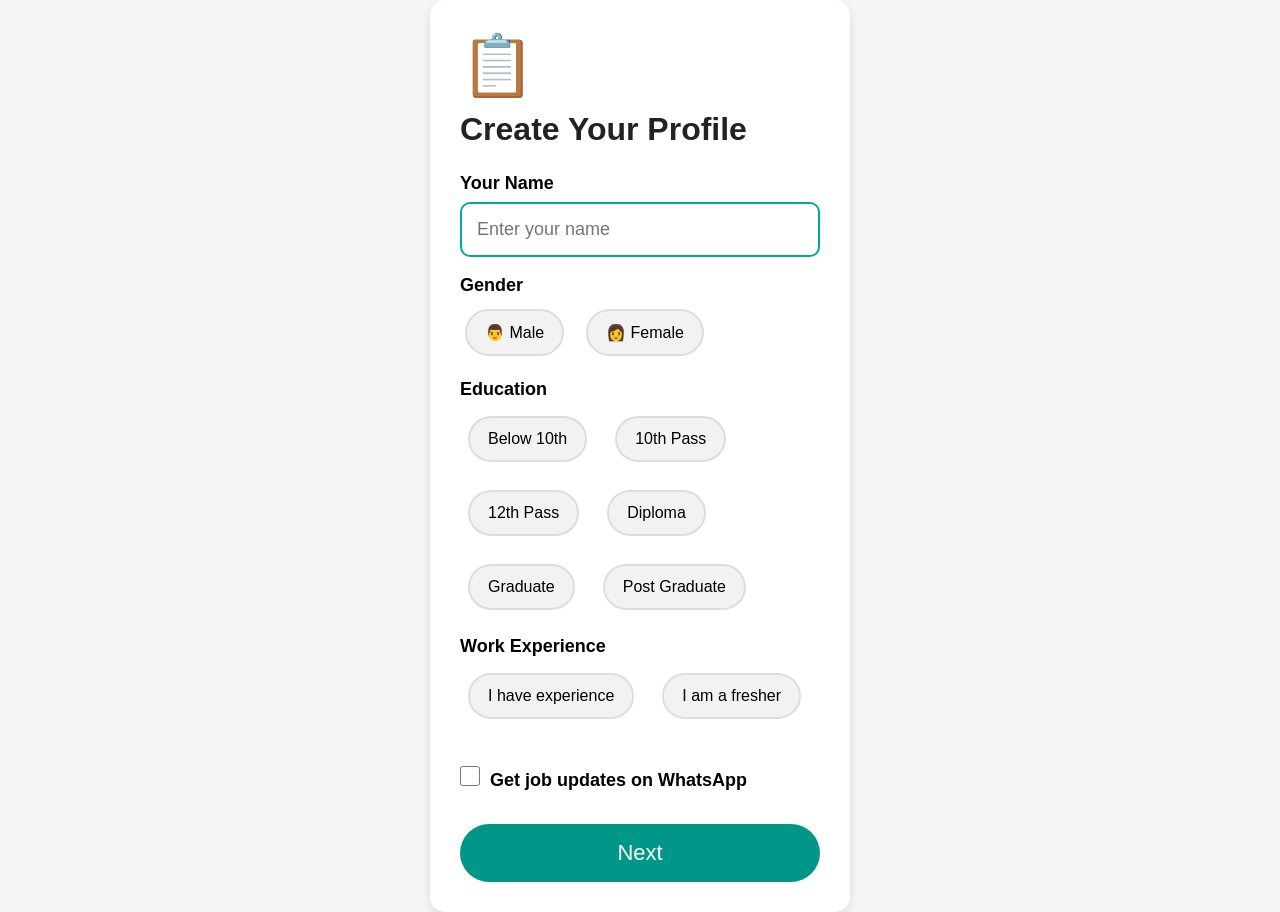
<file: introduce.html>
<!DOCTYPE html>
<html lang="en">
<head>
    <meta charset="UTF-8">
    <meta name="viewport" content="width=device-width, initial-scale=1.0">
    <title>Introduce Yourself</title>
    <link rel="stylesheet" href="introduce.css">
</head>
<body>

<div class="container">

    <div class="icon">📋</div>

    <h1>Create Your Profile </h1>

    <form id="introForm">

        <label>Your Name</label>
        <input type="text" id="name" placeholder="Enter your name" required>

        <label>Gender</label>
        <div class="options">
            <input type="radio" id="male" name="gender" value="Male">
<label for="male" class="gender-btn">👨 Male</label>

<input type="radio" id="female" name="gender" value="Female">
<label for="female" class="gender-btn">👩 Female</label>
        </div>

        <label>Education</label>
        <div class="options">
            <input type="radio" id="below10" name="education" value="Below 10th">
            <label for="below10" class="option-btn">Below 10th</label>
            
            <input type="radio" id="pass10" name="education" value="10th Pass">
            <label for="pass10" class="option-btn">10th Pass</label>
            
            <input type="radio" id="pass12" name="education" value="12th Pass">
            <label for="pass12" class="option-btn">12th Pass</label>
            
            <input type="radio" id="diploma" name="education" value="Diploma">
            <label for="diploma" class="option-btn">Diploma</label>
            
            <input type="radio" id="graduate" name="education" value="Graduate">
            <label for="graduate" class="option-btn">Graduate</label>
            
            <input type="radio" id="postgraduate" name="education" value="Post Graduate">
            <label for="postgraduate" class="option-btn">Post Graduate</label>
            
        </div>

        <label>Work Experience</label>
        <div class="options">
            <input type="radio" id="experience" name="work" value="Experience">
<label for="experience" class="option-btn">I have experience</label>

<input type="radio" id="fresher" name="work" value="Fresher">
<label for="fresher" class="option-btn">I am a fresher</label>
        </div>

        <div class="checkbox">
            <input type="checkbox" id="whatsapp">
            <label for="whatsapp">Get job updates on WhatsApp</label>
        </div>

        <button type="submit">Next</button>

    </form>

</div>

<script src="introduce.js"></script>

</body>
</html>
</file>
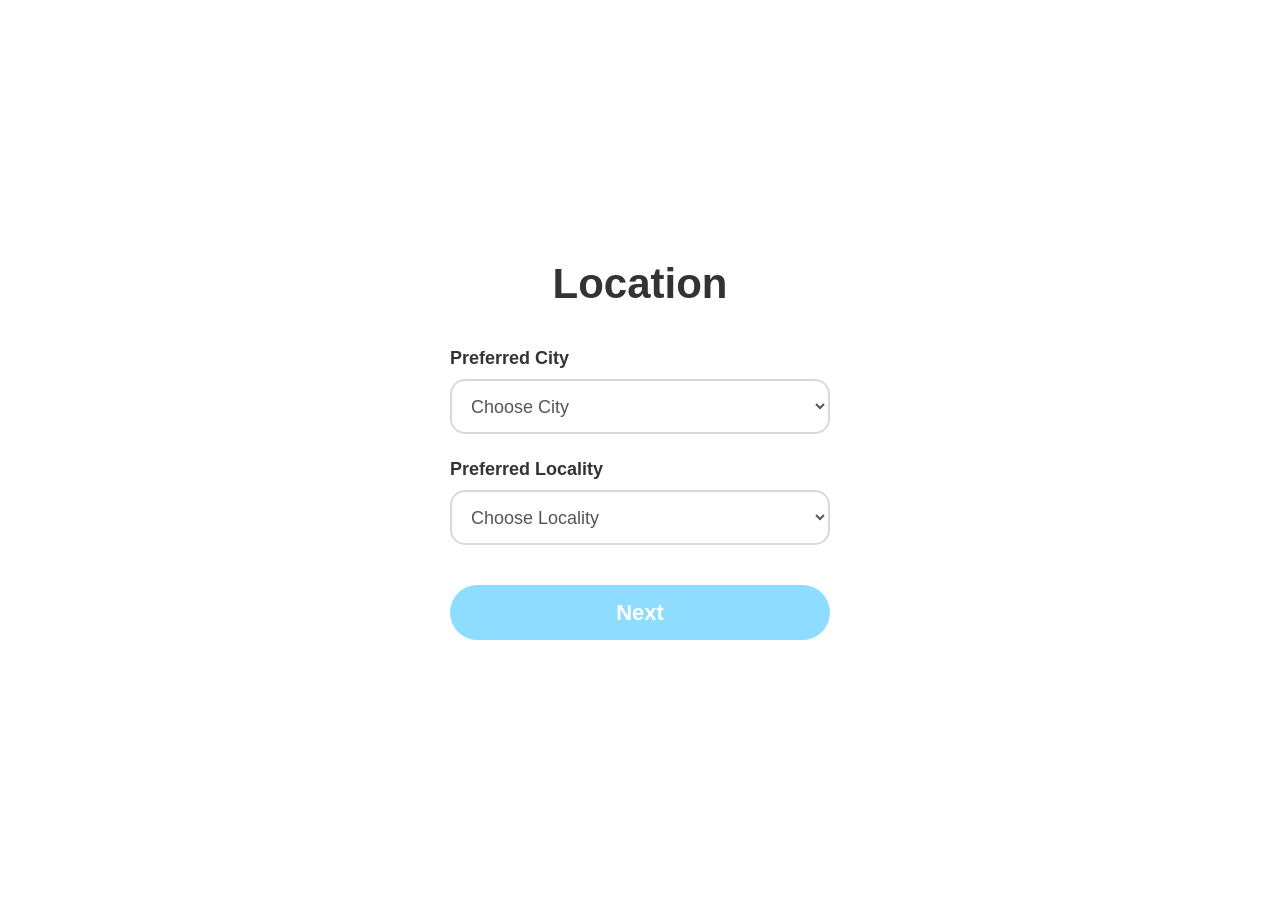
<file: location.html>
<!DOCTYPE html>
<html lang="en">
<head>
    <meta charset="UTF-8">
    <meta name="viewport" content="width=device-width, initial-scale=1.0">
    <title>Work Location</title>
    <link rel="stylesheet" href="location.css">
</head>
<body>

<div class="container">

    <!-- Progress Bar -->
    <div class="progress-bar">
        <div class="progress"></div>
    </div>

    
    <h1> Location</h1>

    <form id="locationForm">

        <label>Preferred City</label>

        <select id="city" required>
            <option value="">Choose City</option>
            <option>Chennai</option>
            <option>Coimbatore</option>
            <option>Madurai</option>
            <option>Trichy</option>
            <option>Salem</option>
            <option>Tirunelveli</option>
            <option>Vellore</option>
            <option>Erode</option>
        </select>

        <label>Preferred Locality</label>

        <select id="locality" required>
            <option value="">Choose Locality</option>
            <option>Anna Nagar</option>
            <option>T Nagar</option>
            <option>Velachery</option>
            <option>Tambaram</option>
            <option>Porur</option>
            <option>Gandhipuram</option>
            <option>RS Puram</option>
            <option>KK Nagar</option>
            <option>Nagercoil</option>
            <option>Suchindram</option>
            <option>Kottar</option>
            <option>Marthandam</option>
            <option>Kulasekaram</option>
            <option>Thuckalay</option>
            <option>Colachel</option>
            <option>Kulachal</option>
            <option>Kuzhithurai</option>
            <option>Kaliakkavilai</option>
            <option>Aralvaimozhi</option>
            <option>Boothapandi</option>
            <option>Eraniel</option>
            <option>Karungal</option>
            <option>Mandaikadu</option>
            <option>Kanyakumari</option>


        </select>

        <button type="button" onclick="nextPage()">Next</button>

<script src="location.js"></script>
    </form>

</div>
</file>
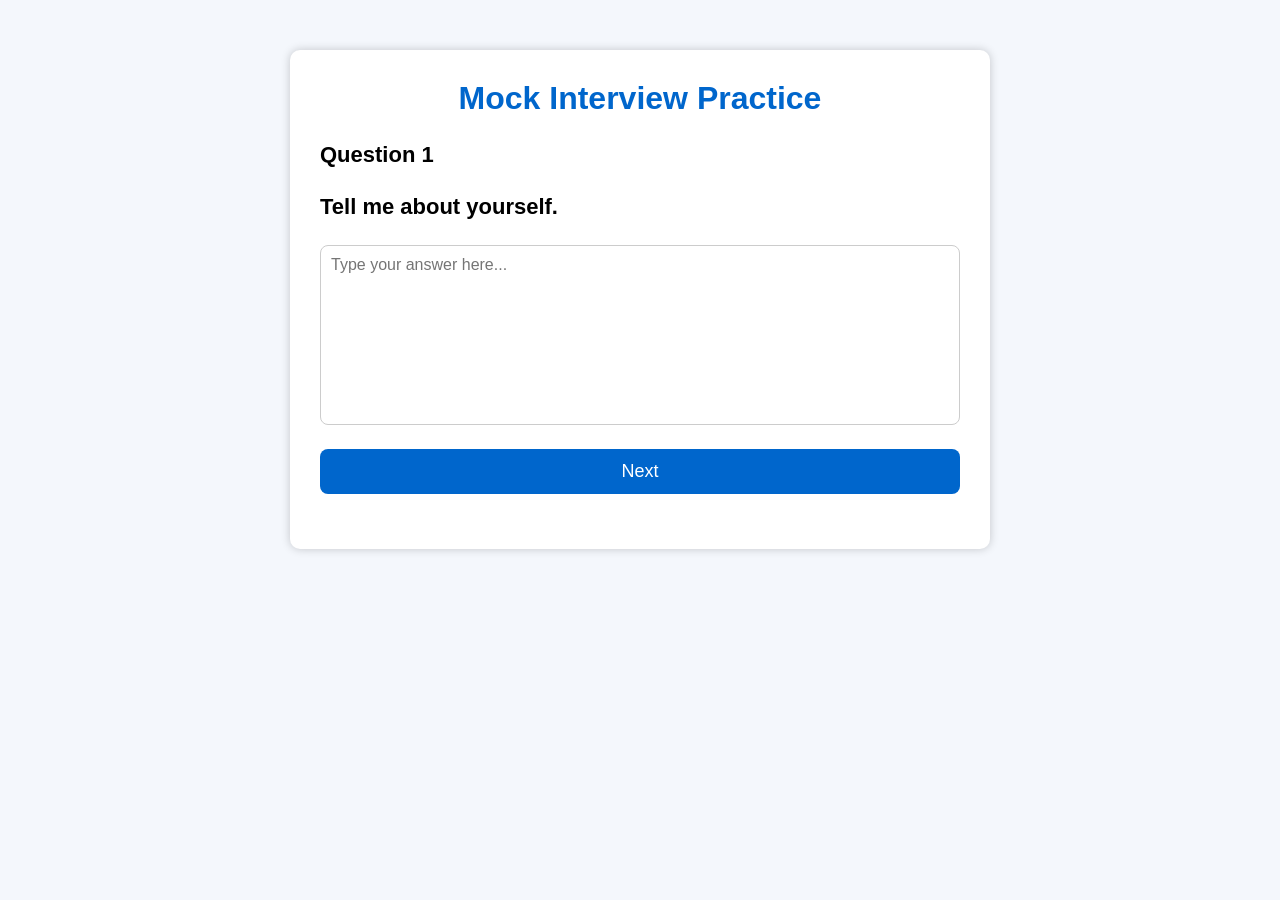
<file: mock.html>
<!DOCTYPE html>
<html lang="en">
<head>
<meta charset="UTF-8">
<meta name="viewport" content="width=device-width, initial-scale=1.0">
<title>Mock Interview Practice</title>

<style>
*{
    margin:0;
    padding:0;
    box-sizing:border-box;
    font-family:Arial,sans-serif;
}

body{
    background:#f4f7fc;
}

.container{
    width:90%;
    max-width:700px;
    margin:50px auto;
    background:#fff;
    padding:30px;
    border-radius:10px;
    box-shadow:0 0 10px rgba(0,0,0,.2);
}

h1{
    text-align:center;
    color:#0066cc;
}

#question{
    margin:25px 0;
    font-size:22px;
    font-weight:bold;
}

textarea{
    width:100%;
    height:180px;
    padding:10px;
    font-size:16px;
    border-radius:8px;
    border:1px solid #ccc;
    resize:none;
}

button{
    margin-top:20px;
    width:100%;
    padding:12px;
    border:none;
    background:#0066cc;
    color:white;
    font-size:18px;
    border-radius:8px;
    cursor:pointer;
}

button:hover{
    background:#004c99;
}

#result{
    margin-top:25px;
    text-align:center;
    font-size:20px;
    color:green;
}
</style>

</head>
<body>

<div class="container">

<h1>Mock Interview Practice</h1>

<div id="question"></div>

<textarea id="answer" placeholder="Type your answer here..."></textarea>

<button onclick="nextQuestion()">Next</button>

<div id="result"></div>

</div>

<script>

const interview = [

{
question:"Tell me about yourself.",
keywords:["student","graduate","skills","project","goal"]
},

{
question:"What are your strengths?",
keywords:["hardworking","team","communication","leadership","quick learner"]
},

{
question:"What are your weaknesses?",
keywords:["improve","learning","confidence","time","experience"]
},

{
question:"Why should we hire you?",
keywords:["skills","dedicated","team","learn","contribute"]
},

{
question:"Why do you want to work in our company?",
keywords:["company","growth","career","learn","opportunity"]
},

{
question:"What are your career goals?",
keywords:["career","software","developer","growth","learn"]
},

{
question:"Describe a challenging situation.",
keywords:["problem","solution","team","project","success"]
},

{
question:"How do you handle pressure?",
keywords:["calm","plan","priority","focus","time"]
},

{
question:"Where do you see yourself in five years?",
keywords:["career","leadership","learn","growth","developer"]
},

{
question:"Do you have any questions for us?",
keywords:["training","growth","team","project","company"]
}

];

let current = 0;
let totalScore = 0;

showQuestion();

function showQuestion(){
document.getElementById("question").innerHTML =
"Question " + (current+1) + "<br><br>" + interview[current].question;
}

function nextQuestion(){

let answer = document.getElementById("answer").value.toLowerCase();

let score = 0;

interview[current].keywords.forEach(function(word){

if(answer.includes(word)){
score += 2;
}

});

totalScore += score;

document.getElementById("answer").value="";

current++;

if(current < interview.length){

showQuestion();

}else{

document.getElementById("question").style.display="none";
document.getElementById("answer").style.display="none";
document.querySelector("button").style.display="none";

let msg="";

if(totalScore>=90){
msg="🏆 Excellent Performance!";
}
else if(totalScore>=70){
msg="🌟 Very Good!";
}
else if(totalScore>=50){
msg="👍 Good. Keep Practicing!";
}
else{
msg="📚 Needs Improvement!";
}

document.getElementById("result").innerHTML=
"<h2>Your Interview Score</h2><br>" +
"<h1>"+totalScore+"/100</h1><br>"+msg;

}

}

</script>

</body>
</html>
</file>
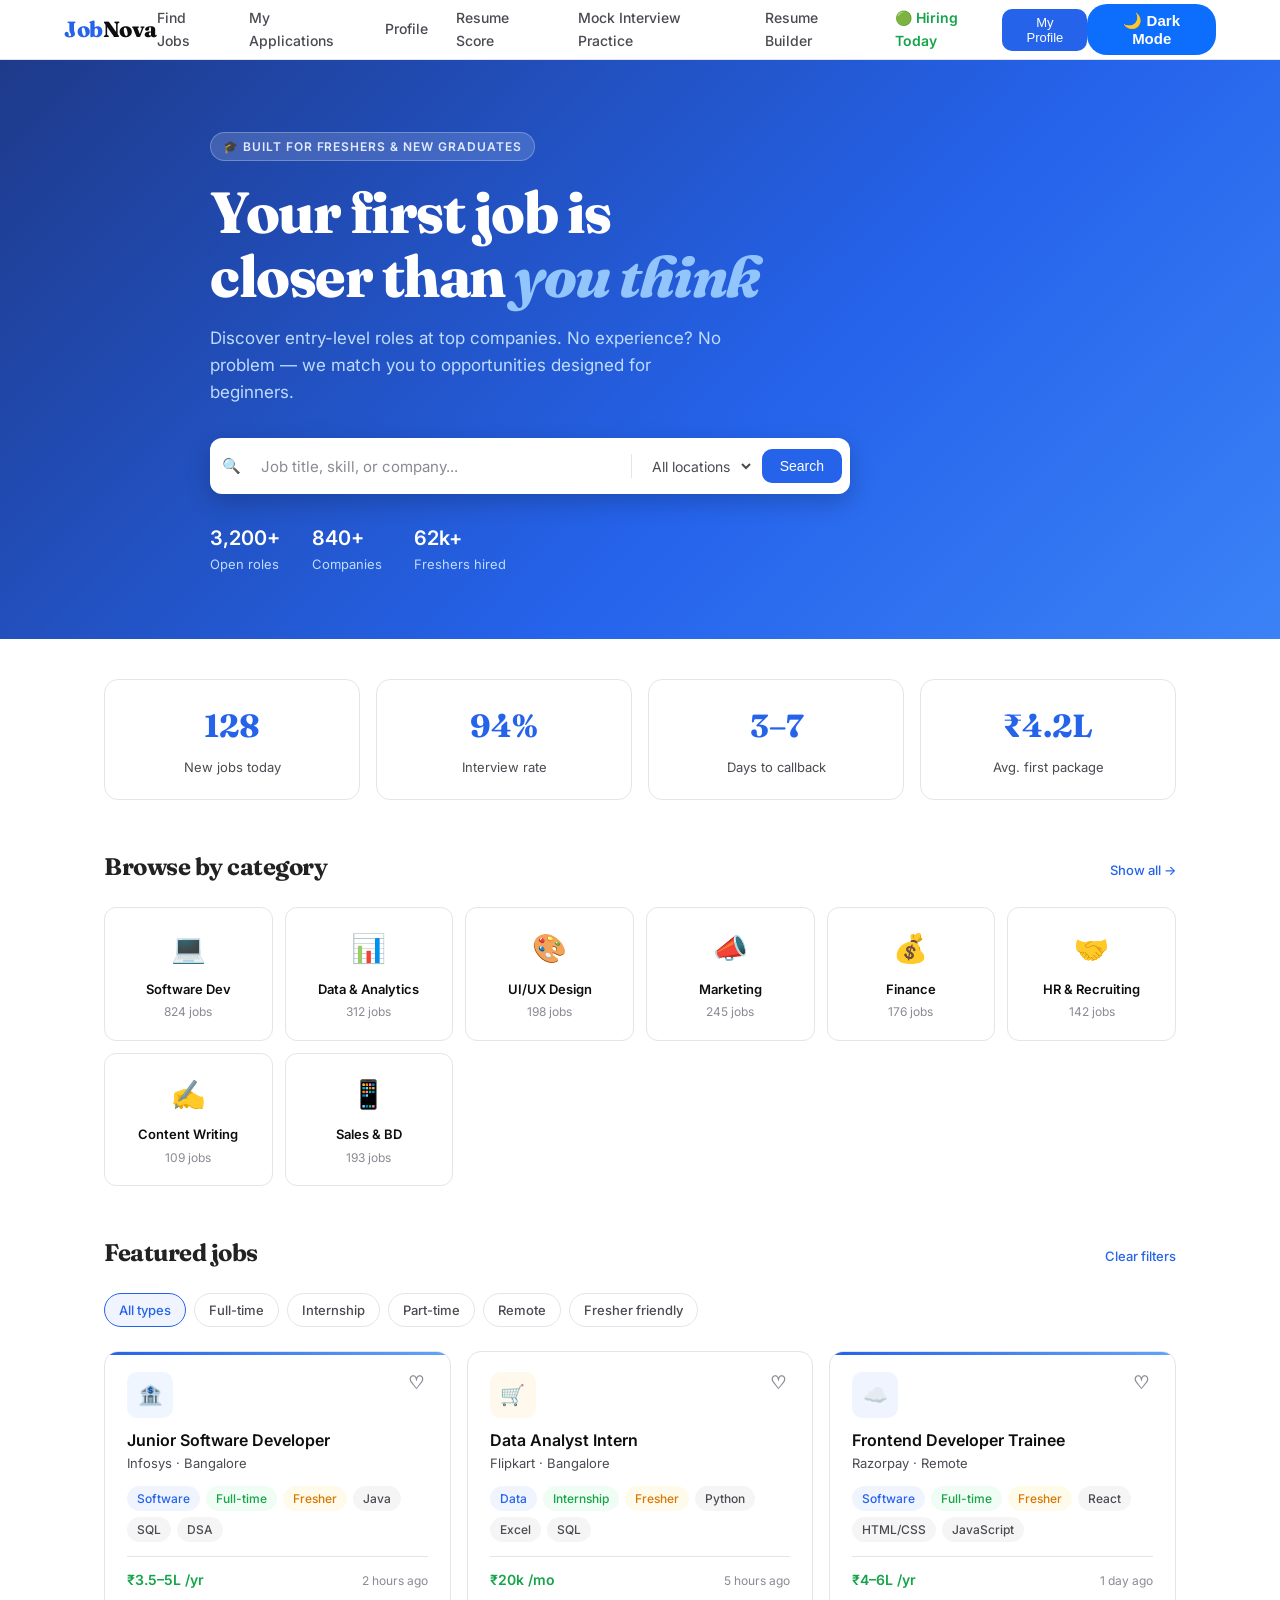
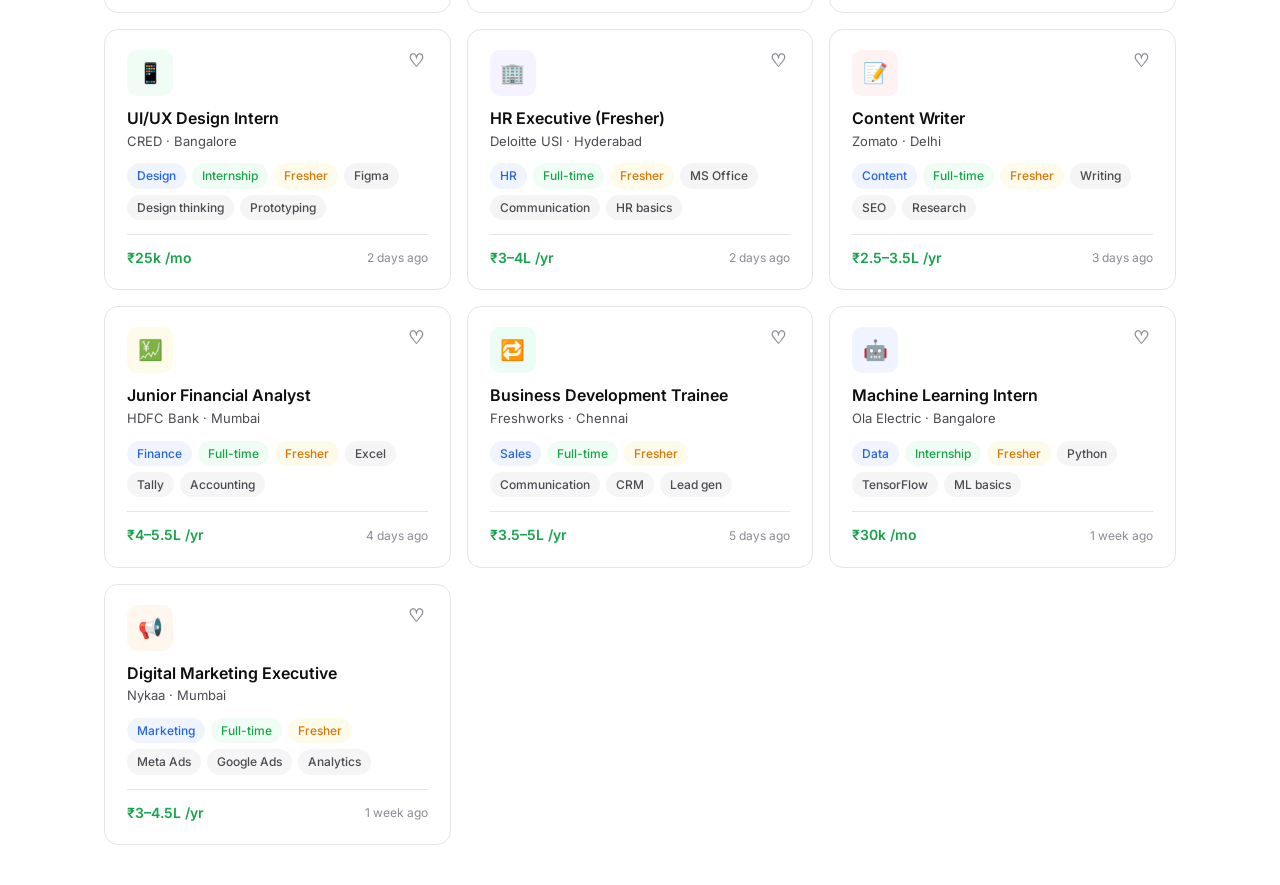
<file: web.html>
<!DOCTYPE html>
<html lang="en">
<head>
<meta charset="UTF-8">
<meta name="viewport" content="width=device-width, initial-scale=1.0">
<title>JobNova — Jobs for Freshers</title>
<link href="https://fonts.googleapis.com/css2?family=Inter:wght@400;500;600&family=Fraunces:wght@700;800&display=swap" rel="stylesheet">
<style>
  *, *::before, *::after { box-sizing: border-box; margin: 0; padding: 0; }
 
  :root {
    --ink: #0e0e10;
    --ink-mid: #4a4a52;
    --ink-soft: #8a8a94;
    --paper: #fafaf8;
    --card: #ffffff;
    --accent: #2563EB;
    --accent-light: #eff4ff;
    --accent-mid: #93b4f8;
    --green: #16a34a;
    --green-light: #f0fdf4;
    --amber: #d97706;
    --amber-light: #fffbeb;
    --red-light: #fef2f2;
    --red: #dc2626;
    --border: #e5e5e8;
    --radius: 10px;
    --shadow: 0 1px 3px rgba(0,0,0,0.08), 0 1px 1px rgba(0,0,0,0.04);
    --shadow-md: 0 4px 12px rgba(0,0,0,0.1);
  }
 
  body {
    font-family: 'Inter', sans-serif;
    background: var(--paper);
    color: var(--ink);
    font-size: 15px;
    line-height: 1.6;
  }
 
  /* NAV */
  nav {
    background: var(--card);
    border-bottom: 1px solid var(--border);
    padding: 0 5%;
    display: flex;
    align-items: center;
    justify-content: space-between;
    height: 60px;
    position: sticky;
    top: 0;
    z-index: 100;
  }
  .logo {
    font-family: 'Fraunces', serif;
    font-weight: 800;
    font-size: 22px;
    color: var(--ink);
    text-decoration: none;
    letter-spacing: -0.5px;
  }
  .logo span { color: var(--accent); }
  nav .nav-links { display: flex; gap: 28px; align-items: center; }
  nav .nav-links a {
    color: var(--ink-mid);
    text-decoration: none;
    font-size: 14px;
    font-weight: 500;
    cursor: pointer;
    transition: color .15s;
  }
  nav .nav-links a:hover { color: var(--accent); }
  .btn {
    display: inline-flex;
    align-items: center;
    gap: 6px;
    padding: 9px 18px;
    border-radius: var(--radius);
    font-size: 14px;
    font-weight: 500;
    cursor: pointer;
    border: none;
    transition: all .15s;
    text-decoration: none;
  }
  .btn-primary { background: var(--accent); color: #fff; }
  .btn-primary:hover { background: #1d4ed8; }
  .btn-outline { background: transparent; color: var(--accent); border: 1.5px solid var(--accent); }
  .btn-outline:hover { background: var(--accent-light); }
  .btn-sm { padding: 6px 14px; font-size: 13px; }
  .btn-ghost { background: transparent; color: var(--ink-mid); border: 1.5px solid var(--border); }
  .btn-ghost:hover { border-color: var(--ink-soft); background: var(--paper); }
 
  /* HERO */
  .hero {
    padding: 72px 5% 64px;
    background: linear-gradient(135deg, #1e3a8a 0%, #2563EB 60%, #3b82f6 100%);
    color: #fff;
  }
  .hero-inner { max-width: 860px; margin: 0 auto; }
  .hero-eyebrow {
    display: inline-block;
    background: rgba(255,255,255,0.15);
    border: 1px solid rgba(255,255,255,0.25);
    color: #e0e9ff;
    font-size: 12px;
    font-weight: 600;
    letter-spacing: 0.08em;
    text-transform: uppercase;
    padding: 4px 12px;
    border-radius: 20px;
    margin-bottom: 20px;
  }
  .hero h1 {
    font-family: 'Fraunces', serif;
    font-size: clamp(36px, 6vw, 58px);
    font-weight: 800;
    line-height: 1.1;
    letter-spacing: -1.5px;
    margin-bottom: 16px;
  }
  .hero h1 em { font-style: italic; color: #93c5fd; }
  .hero p {
    font-size: 17px;
    color: #bfdbfe;
    max-width: 520px;
    margin-bottom: 32px;
  }
  .search-bar {
    background: #fff;
    border-radius: 12px;
    padding: 8px 8px 8px 12px;
    display: flex;
    align-items: center;
    gap: 8px;
    max-width: 640px;
    box-shadow: 0 8px 24px rgba(0,0,0,0.2);
  }
  .search-bar input {
    flex: 1;
    border: none;
    outline: none;
    font-size: 15px;
    color: var(--ink);
    font-family: 'Inter', sans-serif;
    background: transparent;
  }
  .search-bar input::placeholder { color: var(--ink-soft); }
  .search-divider {
    width: 1px;
    height: 24px;
    background: var(--border);
  }
  .search-bar select {
    border: none;
    outline: none;
    font-size: 14px;
    color: var(--ink-mid);
    font-family: 'Inter', sans-serif;
    background: transparent;
    cursor: pointer;
    padding: 0 8px;
  }
  .hero-stats {
    display: flex;
    gap: 32px;
    margin-top: 28px;
  }
  .hero-stat { color: #bfdbfe; font-size: 13px; }
  .hero-stat strong { color: #fff; display: block; font-size: 20px; font-weight: 600; }
 
  /* PAGE LAYOUT */
  .page { max-width: 1200px; margin: 0 auto; padding: 40px 5%; }
 
  /* SECTION HEADER */
  .section-header {
    display: flex;
    align-items: baseline;
    justify-content: space-between;
    margin-bottom: 20px;
  }
  .section-header h2 {
    font-family: 'Fraunces', serif;
    font-size: 24px;
    font-weight: 700;
    letter-spacing: -0.5px;
  }
  .section-header a {
    font-size: 13px;
    color: var(--accent);
    text-decoration: none;
    font-weight: 500;
    cursor: pointer;
  }
 
  /* FILTER BAR */
  .filter-bar {
    display: flex;
    gap: 8px;
    flex-wrap: wrap;
    margin-bottom: 24px;
  }
  .filter-chip {
    padding: 6px 14px;
    border-radius: 20px;
    font-size: 13px;
    font-weight: 500;
    border: 1.5px solid var(--border);
    background: var(--card);
    color: var(--ink-mid);
    cursor: pointer;
    transition: all .12s;
  }
  .filter-chip:hover, .filter-chip.active {
    border-color: var(--accent);
    color: var(--accent);
    background: var(--accent-light);
  }
 
  /* JOB CARDS */
  .jobs-grid {
    display: grid;
    grid-template-columns: repeat(auto-fill, minmax(320px, 1fr));
    gap: 16px;
  }
  .job-card {
    background: var(--card);
    border: 1px solid var(--border);
    border-radius: 14px;
    padding: 20px 22px;
    cursor: pointer;
    transition: all .15s;
    position: relative;
    overflow: hidden;
  }
  .job-card:hover {
    border-color: var(--accent-mid);
    box-shadow: var(--shadow-md);
    transform: translateY(-2px);
  }
  .job-card.featured::before {
    content: '';
    position: absolute;
    top: 0; left: 0; right: 0;
    height: 3px;
    background: linear-gradient(90deg, var(--accent), #60a5fa);
  }
  .card-top {
    display: flex;
    align-items: flex-start;
    justify-content: space-between;
    margin-bottom: 12px;
  }
  .company-logo {
    width: 46px;
    height: 46px;
    border-radius: 10px;
    display: flex;
    align-items: center;
    justify-content: center;
    font-size: 20px;
    font-weight: 700;
    flex-shrink: 0;
  }
  .save-btn {
    background: none;
    border: none;
    cursor: pointer;
    color: var(--ink-soft);
    font-size: 18px;
    line-height: 1;
    padding: 2px 4px;
    border-radius: 6px;
    transition: color .12s;
  }
  .save-btn:hover { color: var(--accent); }
  .save-btn.saved { color: var(--accent); }
  .job-title {
    font-size: 16px;
    font-weight: 600;
    color: var(--ink);
    margin-bottom: 2px;
    line-height: 1.3;
  }
  .company-name {
    font-size: 13px;
    color: var(--ink-mid);
    margin-bottom: 12px;
  }
  .job-tags {
    display: flex;
    flex-wrap: wrap;
    gap: 6px;
    margin-bottom: 14px;
  }
  .tag {
    font-size: 12px;
    font-weight: 500;
    padding: 3px 10px;
    border-radius: 20px;
  }
  .tag-role { background: var(--accent-light); color: var(--accent); }
  .tag-type { background: var(--green-light); color: var(--green); }
  .tag-loc { background: #f5f5f5; color: var(--ink-mid); }
  .tag-exp { background: var(--amber-light); color: var(--amber); }
  .card-footer {
    display: flex;
    align-items: center;
    justify-content: space-between;
    padding-top: 12px;
    border-top: 1px solid var(--border);
  }
  .salary {
    font-size: 14px;
    font-weight: 600;
    color: var(--green);
  }
  .posted-time { font-size: 12px; color: var(--ink-soft); }
 
  /* QUICK STATS */
  .stats-row {
    display: grid;
    grid-template-columns: repeat(4, 1fr);
    gap: 16px;
    margin-bottom: 48px;
  }
  .stat-card {
    background: var(--card);
    border: 1px solid var(--border);
    border-radius: 14px;
    padding: 20px 22px;
    text-align: center;
  }
  .stat-card .num {
    font-family: 'Fraunces', serif;
    font-size: 32px;
    font-weight: 700;
    color: var(--accent);
    display: block;
    margin-bottom: 4px;
  }
  .stat-card .label { font-size: 13px; color: var(--ink-mid); }
 
  /* CATEGORIES */
  .categories-grid {
    display: grid;
    grid-template-columns: repeat(auto-fill, minmax(160px, 1fr));
    gap: 12px;
    margin-bottom: 48px;
  }
  .cat-card {
    background: var(--card);
    border: 1px solid var(--border);
    border-radius: 12px;
    padding: 18px 16px;
    text-align: center;
    cursor: pointer;
    transition: all .15s;
  }
  .cat-card:hover {
    border-color: var(--accent-mid);
    background: var(--accent-light);
    transform: translateY(-2px);
  }
  .cat-icon { font-size: 28px; margin-bottom: 8px; }
  .cat-name { font-size: 13px; font-weight: 600; color: var(--ink); margin-bottom: 3px; }
  .cat-count { font-size: 12px; color: var(--ink-soft); }
 
  /* MODAL */
  .modal-overlay {
    position: fixed;
    inset: 0;
    background: rgba(0,0,0,0.5);
    z-index: 1000;
    display: flex;
    align-items: center;
    justify-content: center;
    padding: 20px;
    opacity: 0;
    pointer-events: none;
    transition: opacity .2s;
  }
  .modal-overlay.open {
    opacity: 1;
    pointer-events: all;
  }
  .modal {
    background: var(--card);
    border-radius: 18px;
    max-width: 680px;
    width: 100%;
    max-height: 88vh;
    overflow-y: auto;
    padding: 32px;
    transform: translateY(12px);
    transition: transform .2s;
    position: relative;
  }
  .modal-overlay.open .modal { transform: translateY(0); }
  .modal-close {
    position: absolute;
    top: 16px; right: 16px;
    background: var(--paper);
    border: 1px solid var(--border);
    border-radius: 8px;
    width: 32px; height: 32px;
    display: flex; align-items: center; justify-content: center;
    cursor: pointer;
    font-size: 16px;
    color: var(--ink-mid);
    transition: background .12s;
  }
  .modal-close:hover { background: var(--border); }
  .modal-header { display: flex; gap: 16px; align-items: flex-start; margin-bottom: 24px; }
  .modal-logo { width: 60px; height: 60px; border-radius: 14px; flex-shrink: 0; display: flex; align-items: center; justify-content: center; font-size: 26px; }
  .modal-title { font-family: 'Fraunces', serif; font-size: 22px; font-weight: 700; margin-bottom: 4px; letter-spacing: -0.3px; }
  .modal-company { font-size: 15px; color: var(--ink-mid); }
  .modal-tags { display: flex; flex-wrap: wrap; gap: 8px; margin-bottom: 20px; }
  .modal-section { margin-bottom: 20px; }
  .modal-section h3 { font-size: 14px; font-weight: 600; color: var(--ink-soft); text-transform: uppercase; letter-spacing: 0.06em; margin-bottom: 10px; }
  .modal-section p, .modal-section li { font-size: 14px; line-height: 1.7; color: var(--ink-mid); }
  .modal-section ul { padding-left: 20px; }
  .modal-section li { margin-bottom: 4px; }
  .info-grid { display: grid; grid-template-columns: 1fr 1fr; gap: 12px; }
  .info-item { background: var(--paper); border-radius: 10px; padding: 12px 14px; }
  .info-label { font-size: 11px; text-transform: uppercase; letter-spacing: 0.06em; color: var(--ink-soft); margin-bottom: 4px; }
  .info-value { font-size: 14px; font-weight: 500; color: var(--ink); }
  .modal-footer { display: flex; gap: 10px; margin-top: 24px; padding-top: 20px; border-top: 1px solid var(--border); }
  .modal-footer .btn { flex: 1; justify-content: center; }
 
  /* APPLICATIONS */
  .app-table {
    background: var(--card);
    border: 1px solid var(--border);
    border-radius: 14px;
    overflow: hidden;
  }
  .app-table table { width: 100%; border-collapse: collapse; }
  .app-table th {
    background: var(--paper);
    padding: 12px 16px;
    font-size: 12px;
    font-weight: 600;
    color: var(--ink-soft);
    text-transform: uppercase;
    letter-spacing: 0.06em;
    text-align: left;
    border-bottom: 1px solid var(--border);
  }
  .app-table td {
    padding: 14px 16px;
    font-size: 14px;
    color: var(--ink-mid);
    border-bottom: 1px solid var(--border);
    vertical-align: middle;
  }
  .app-table tr:last-child td { border-bottom: none; }
  .app-table tr:hover td { background: var(--paper); }
  .status-badge {
    display: inline-block;
    padding: 3px 10px;
    border-radius: 20px;
    font-size: 12px;
    font-weight: 600;
  }
  .status-applied { background: var(--accent-light); color: var(--accent); }
  .status-review { background: var(--amber-light); color: var(--amber); }
  .status-interview { background: #f0fdf4; color: #15803d; }
  .status-rejected { background: var(--red-light); color: var(--red); }
 
  /* PROFILE FORM */
  .profile-card {
    background: var(--card);
    border: 1px solid var(--border);
    border-radius: 14px;
    padding: 28px;
    margin-bottom: 20px;
  }
  .profile-card h3 { font-family: 'Fraunces', serif; font-size: 18px; font-weight: 700; margin-bottom: 20px; letter-spacing: -0.3px; }
  .form-row { display: grid; grid-template-columns: 1fr 1fr; gap: 16px; margin-bottom: 16px; }
  .form-group { margin-bottom: 16px; }
  .form-group label { display: block; font-size: 13px; font-weight: 500; color: var(--ink); margin-bottom: 6px; }
  .form-group input, .form-group select, .form-group textarea {
    width: 100%;
    padding: 10px 12px;
    border: 1.5px solid var(--border);
    border-radius: var(--radius);
    font-size: 14px;
    font-family: 'Inter', sans-serif;
    color: var(--ink);
    background: var(--card);
    outline: none;
    transition: border-color .12s;
  }
  .form-group input:focus, .form-group select:focus, .form-group textarea:focus {
    border-color: var(--accent);
  }
  .form-group textarea { resize: vertical; min-height: 90px; }
  .skills-input-row { display: flex; gap: 8px; }
  .skills-input-row input { flex: 1; }
  .skills-tags { display: flex; flex-wrap: wrap; gap: 6px; margin-top: 8px; }
  .skill-tag {
    background: var(--accent-light);
    color: var(--accent);
    font-size: 12px;
    font-weight: 500;
    padding: 4px 10px;
    border-radius: 20px;
    display: flex;
    align-items: center;
    gap: 5px;
  }
  .skill-tag button {
    background: none;
    border: none;
    cursor: pointer;
    color: var(--accent);
    font-size: 12px;
    line-height: 1;
    padding: 0;
  }
  .avatar-section { display: flex; align-items: center; gap: 16px; margin-bottom: 20px; }
  .avatar-circle {
    width: 72px; height: 72px;
    border-radius: 50%;
    background: linear-gradient(135deg, #2563EB, #7c3aed);
    display: flex;
    align-items: center;
    justify-content: center;
    font-size: 26px;
    font-weight: 700;
    color: #fff;
    font-family: 'Fraunces', serif;
  }
  .resume-upload {
    border: 2px dashed var(--border);
    border-radius: 12px;
    padding: 24px;
    text-align: center;
    cursor: pointer;
    transition: border-color .12s;
  }
  .resume-upload:hover { border-color: var(--accent); }
  .resume-upload .upload-icon { font-size: 28px; margin-bottom: 8px; }
  .resume-upload p { font-size: 13px; color: var(--ink-soft); }
 
  /* PAGE SYSTEM */
  .page-view { display: none; }
  .page-view.active { display: block; }
 
  /* TOAST */
  .toast {
    position: fixed;
    bottom: 24px;
    right: 24px;
    background: var(--ink);
    color: #fff;
    padding: 12px 20px;
    border-radius: 10px;
    font-size: 14px;
    font-weight: 500;
    z-index: 2000;
    transform: translateY(80px);
    opacity: 0;
    transition: all .25s;
    display: flex;
    align-items: center;
    gap: 8px;
  }
  .toast.show { transform: translateY(0); opacity: 1; }
  .toast.success { background: #15803d; }
 
  /* EMPTY STATE */
  .empty-state {
    text-align: center;
    padding: 60px 20px;
    color: var(--ink-soft);
  }
  .empty-state .empty-icon { font-size: 48px; margin-bottom: 16px; }
  .empty-state h3 { font-size: 18px; color: var(--ink); margin-bottom: 8px; }
  .empty-state p { font-size: 14px; }
 
  /* RESPONSIVE */
  @media (max-width: 640px) {
    .stats-row { grid-template-columns: 1fr 1fr; }
    .form-row { grid-template-columns: 1fr; }
    .info-grid { grid-template-columns: 1fr; }
    nav .nav-links { display: none; }
    .hero-stats { gap: 20px; }
  }

  .resume-section {
    width: 100%;
}

.upload-box {
    display: flex;
    flex-direction: column;
    justify-content: center;
    align-items: center;
    height: 180px;
    border: 2px dashed #cfcfcf;
    border-radius: 10px;
    cursor: pointer;
    background: #fafafa;
}

.upload-box:hover {
    background: #f3f8ff;
}

.icon {
    font-size: 40px;
    margin-bottom: 10px;
}

button{
    padding:10px 18px;
    background:#0d6efd;
    color:#fff;
    border:none;
    border-radius:10px;
    font-size:15px;
    font-weight:bold;
    cursor:pointer;
    transition:.3s;
    width:auto;      /* Remove width:100% */
    margin-top:0;
}

.card{
    max-width: 850px;
    margin: 20px auto;
    padding:20px;

.section-title{
    color:#0d6efd;
    font-size:30px;
    font-weight:bold;
    margin-bottom:20px;
}

label{
    display:block;
    margin-top:15px;
    margin-bottom:6px;
    font-size:18px;
    font-weight:bold;
    color:#222;
}

input,
textarea,
select{
    width:100%;
    max-width: 500px;
    height: 40px;
    padding:8px 12px;
    border:2px solid #d9d9d9;
    border-radius:8px;
    font-size:15px;
}

input:focus,
textarea:focus,
select:focus{
    border-color:#0d6efd;
    box-shadow:0 0 6px rgba(13,110,253,.3);
}

textarea{
    height:80px;
    resize:vertical;
}
}
/* Languages */
.language-box{
    display:grid;
    grid-template-columns:repeat(3,1fr);
    gap:12px;
    margin-top:10px;
}

.language-box label{
    display:flex;
    align-items:center;
    gap:8px;
    font-size:16px;
    font-weight:normal;
    margin:0;
}

.language-box input[type="checkbox"]{
    width:18px;
    height:18px;
}

/* Responsive */
@media(max-width:768px){

.language-box{
    grid-template-columns:repeat(2,1fr);
}

.section-title{
    font-size:24px;
}

label{
    font-size:16px;
}

}

.card{
    width:900px;
    margin:20px auto;
    background:#fff;
    padding:25px;
    border-radius:15px;
    box-shadow:0 3px 10px rgba(0,0,0,.15);
}

.section-title{
    color:#1e73e8;
    font-size:28px;
    margin-bottom:20px;
}

.row{
    display:flex;
    gap:20px;
    margin-bottom:18px;
}

.col{
    flex:1;
}

label{
    display:block;
    font-weight:bold;
    margin-bottom:6px;
}

input{
    width:100%;
    height:40px;
    padding:8px 12px;
    border:1px solid #ccc;
    border-radius:8px;
    font-size:15px;
}

@media(max-width:768px){
    .card{
        width:95%;
    }

    .row{
        flex-direction:column;
    }
}

body {
    background: #ffffff;
    color: #222;
    transition: 0.3s;
}

.dark-mode {
    background: #121212;
    color: #ffffff;
}

.dark-mode nav {
    background: #1f1f1f;
}

.dark-mode .card,
.dark-mode .job-card,
.dark-mode .form-container {
    background: #222;
    color: white;
    box-shadow: 0 2px 10px rgba(255,255,255,0.1);
}

#theme-toggle {
    padding: 8px 15px;
    border: none;
    border-radius: 20px;
    cursor: pointer;
}

</style>
</head>
<body>
 
<!-- NAV -->
<nav>
  <a class="logo" onclick="showPage('home')"><span>Job</span>Nova</a>
  <div class="nav-links">
    <a onclick="showPage('home')">Find Jobs</a>
    <a onclick="showPage('applications')">My Applications</a>
    <a onclick="showPage('profile')">Profile</a>
    <a href="resumescore.html">Resume Score</a>
    <a href="mock.html">Mock Interview Practice</a>
    <a href="builder.html">Resume Builder</a>
 
    <a onclick="showPage('home')" style="color:#16a34a;font-weight:600">🟢 Hiring Today</a>
  </div>
  <button class="btn btn-primary btn-sm" onclick="showPage('profile')">My Profile</button>
  <button id="theme-toggle">🌙 Dark Mode</button>
</nav>
 
<!-- HERO -->
<div id="page-home" class="page-view active">
<div class="hero">
  <div class="hero-inner">
    <div class="hero-eyebrow">🎓 Built for freshers &amp; new graduates</div>
    <h1>Your first job is<br>closer than <em>you think</em></h1>
    <p>Discover entry-level roles at top companies. No experience? No problem — we match you to opportunities designed for beginners.</p>
    <div class="search-bar">
      <span>🔍</span>
      <input type="text" id="searchInput" placeholder="Job title, skill, or company..." oninput="filterJobs()">
      <div class="search-divider"></div>
      <select onchange="filterJobs()" id="locationFilter">
        <option value="">All locations</option>
        <option>Remote</option>
        <option>Bangalore</option>
        <option>Mumbai</option>
        <option>Delhi</option>
        <option>Hyderabad</option>
        <option>Pune</option>
        <option>Chennai</option>
      </select>
      <button class="btn btn-primary" onclick="filterJobs()">Search</button>
    </div>
    <div class="hero-stats">
      <div class="hero-stat"><strong>3,200+</strong>Open roles</div>
      <div class="hero-stat"><strong>840+</strong>Companies</div>
      <div class="hero-stat"><strong>62k+</strong>Freshers hired</div>
    </div>
  </div>
</div>
 
<!-- STATS -->
<div class="page">
  <div class="stats-row">
    <div class="stat-card"><span class="num">128</span><span class="label">New jobs today</span></div>
    <div class="stat-card"><span class="num">94%</span><span class="label">Interview rate</span></div>
    <div class="stat-card"><span class="num">3–7</span><span class="label">Days to callback</span></div>
    <div class="stat-card"><span class="num">₹4.2L</span><span class="label">Avg. first package</span></div>
  </div>
 
  <!-- CATEGORIES -->
  <div class="section-header">
    <h2>Browse by category</h2>
    <a onclick="clearFilter()">Show all →</a>
  </div>
  <div class="categories-grid" id="categoriesGrid">
    <div class="cat-card" onclick="setCategory('Software')"><div class="cat-icon">💻</div><div class="cat-name">Software Dev</div><div class="cat-count">824 jobs</div></div>
    <div class="cat-card" onclick="setCategory('Data')"><div class="cat-icon">📊</div><div class="cat-name">Data & Analytics</div><div class="cat-count">312 jobs</div></div>
    <div class="cat-card" onclick="setCategory('Design')"><div class="cat-icon">🎨</div><div class="cat-name">UI/UX Design</div><div class="cat-count">198 jobs</div></div>
    <div class="cat-card" onclick="setCategory('Marketing')"><div class="cat-icon">📣</div><div class="cat-name">Marketing</div><div class="cat-count">245 jobs</div></div>
    <div class="cat-card" onclick="setCategory('Finance')"><div class="cat-icon">💰</div><div class="cat-name">Finance</div><div class="cat-count">176 jobs</div></div>
    <div class="cat-card" onclick="setCategory('HR')"><div class="cat-icon">🤝</div><div class="cat-name">HR & Recruiting</div><div class="cat-count">142 jobs</div></div>
    <div class="cat-card" onclick="setCategory('Content')"><div class="cat-icon">✍️</div><div class="cat-name">Content Writing</div><div class="cat-count">109 jobs</div></div>
    <div class="cat-card" onclick="setCategory('Sales')"><div class="cat-icon">📱</div><div class="cat-name">Sales & BD</div><div class="cat-count">193 jobs</div></div>
  </div>
 
  <!-- JOBS -->
  <div class="section-header">
    <h2 id="jobsHeading">Featured jobs</h2>
    <a onclick="clearFilter()">Clear filters</a>
  </div>
 
  <div class="filter-bar">
    <div class="filter-chip active" onclick="setType(this,'')">All types</div>
    <div class="filter-chip" onclick="setType(this,'Full-time')">Full-time</div>
    <div class="filter-chip" onclick="setType(this,'Internship')">Internship</div>
    <div class="filter-chip" onclick="setType(this,'Part-time')">Part-time</div>
    <div class="filter-chip" onclick="setType(this,'Remote')">Remote</div>
    <div class="filter-chip" onclick="setType(this,'Fresher')">Fresher friendly</div>
  </div>
 
  <div class="jobs-grid" id="jobsGrid"></div>
</div>
</div><!-- /home -->
 
<!-- APPLICATIONS PAGE -->
<div id="page-applications" class="page-view">
  <div class="page">
    <div class="section-header">
      <h2>My applications</h2>
      <a onclick="showPage('home')">Browse more jobs →</a>
    </div>
    <div class="app-table">
      <table>
        <thead>
          <tr>
            <th>Company</th>
            <th>Role</th>
            <th>Applied on</th>
            <th>Type</th>
            <th>Status</th>
            <th></th>
          </tr>
        </thead>
        <tbody id="applicationsTableBody"></tbody>
      </table>
    </div>
    <div id="emptyApplications" class="empty-state" style="display:none">
      <div class="empty-icon">📋</div>
      <h3>No applications yet</h3>
      <p>Start applying to jobs and track them here.</p>
      <br><button class="btn btn-primary" onclick="showPage('home')">Find Jobs</button>
    </div>
  </div>
</div>
 
<!-- PROFILE PAGE -->
<div id="page-profile" class="page-view">
  <div class="page" style="max-width:800px">
    <div class="section-header">
      <h2>My profile</h2>
      
    </div>
    <div class="profile-card">
      <div class="avatar-section">
        <div class="avatar-circle" id="avatarCircle">G</div>
        <div>
          <div style="font-size:18px;font-weight:600" id="profileNameDisplay">Gowsalya</div>
          <div style="font-size:13px;color:var(--ink-soft)">B.Tech Computer Science · 2028 Graduate</div>
        </div>
      </div>



      <h3>Personal details</h3>
      <div class="form-row">
        <div class="form-group"><label>Full name</label><input type="text" id="pName" value="Gowsalya" oninput="updateAvatar()"></div>
        <div class="form-group"><label>Email</label><input type="email" id="pEmail" value="krgowsalya0614@email.com"></div>
      </div>
      <div class="form-row">
        <div class="form-group"><label>Phone</label><input type="tel" id="pPhone" value="+91 8946098001"></div>
        <div class="form-group"><label>Location</label><input type="text" id="plocation" value="Nagercoil,TamilNadu"></div>
      </div>
      <div class="form-row">
        <div class="form-group"><label>Date of Birth</label><input type="tel" id="Pdate" value="14/06/2007"></div>
        <div class="form-group"><label>Gender</label><input type="text" id="Pgender" value="Female"></div>
      </div>
      <h3>Personal details</h3>
      <div class="form-row">
        <div class="form-group"><label>Degree</label><input type="tel" id="Pdegree" value="BE"></div>
        <div class="form-group"><label>Branch</label><input type="text" id="Pbranch" value="CSE"></div>
      </div>
      <div class="form-row">
        <div class="form-group"><label>College Name</label><input type="tel" id="Pclg" value="Arunachala college of engineering for women"></div>
        <div class="form-group"><label>University</label><input type="text" id="Puniversity" value="Anna University"></div>
      </div>
      <div class="form-row">
      <div class="form-group"><label>Graduation year</label><input type="tel" id="Pyear" value="2028"></div>
      <div class="form-group"><label>CGPA</label><input type="text" id="Pcgpa" value="9.5"></div>
    </div>
    <div class="form-row">
      <div class="form-group"><label>12th School name</label><input type="text" id="Pname" value="GVM"></div>
      <div class="form-group"><label>12th percentage</label><input type="tel" id="Ppercentage" value="85%"></div>
    </div>
    <div class="form-row">
      <div class="form-group"><label>10th School name</label><input type="text" id="Pname" value="GVM"></div>
      <div class="form-group"><label>10th percentage</label><input type="tel" id="Ppercentage" value="93%"></div>
    </div>
        
      <div class="form-group"><label>Headline</label><input type="text" id="pheadline" value="Fresher | B.Tech CS | Passionate about web development"></div>
      <div class="form-group"><label>About me</label><textarea id="pabout">I am a motivated B.E. Computer Science graduate with a strong interest in software development and web technologies. I have knowledge of HTML, CSS, JavaScript, C, and Python, and I enjoy building user-friendly web applications. I am a quick learner, a good team player, and eager to start my career by contributing to an organization's growth while continuously improving my technical skills.</textarea></div>
    </div>

    

  <div class="card">

    <h2 class="section-title">Certifications</h2>
    
    <label>Certificate Name</label>
    <input type="text">
    
    <label>Organization</label>
    <input type="text">
    
    <label>Completion Year</label>
    <input type="number" min="2000" max="2100" placeholder="">
    
    </div>

    <div class="card">

      <h2 class="section-title">Projects</h2>
      
      <label>Project Title</label>
      <input type="text">
      
      <label>Project Description</label>
      <input type="text">

      <label>Technologies Used</label>
      <input type="text">
      
      <label>GitHub Link</label>
      <input type="url">
      
      </div>
      <div class="card">

        <h2 class="section-title">Internship</h2>
        
        <label>Company Name</label>
        <input type="text">
        
        <label>Role</label>
        <input type="text">
        
        <label>Duration</label>
        <input type="month">
        
        <label>Description</label>
        <input type="text">

      
        </div>
        
        <div class="card">
<h2 class="section-title">Achievements</h2>

<label>Awards</label>
<input type="text">

<label>Competitions</label>
<input type="text">

<label>Hackathons</label>
<input type="text">


</div>
    
 
    <div class="profile-card">
      <h3>Skills</h3>
      <div class="skills-input-row">
        <input type="text" id="skillInput" placeholder="Type a skill and press Add" onkeydown="if(event.key==='Enter')addSkill()">
        <button class="btn btn-outline btn-sm" onclick="addSkill()">+ Add</button>
      </div>
      <div class="skills-tags" id="skillsTags"></div>
    </div>
 
    <div class="resume-section">
      <h2>Resume</h2>
  
      <label for="resume-upload" class="upload-box">
          <div class="icon">📄</div>
          <p id="uploadText">Click to upload your resume</p>
          <small>PDF, DOC, DOCX (Max 5MB)</small>
      </label>
  
      <input
          type="file"
          id="resume-upload"
          accept=".pdf,.doc,.docx"
          hidden
      >
  </div>
  
  
    <button class="btn btn-primary" style="width:100%;justify-content:center;padding:13px" onclick="saveProfile()">Save profile</button>
    
  </div>
</div>
 
<!-- JOB DETAIL MODAL -->
<div class="modal-overlay" id="jobModal" onclick="closeModal(event)">
  <div class="modal" id="modalContent">
    <button class="modal-close" onclick="closeModal()">✕</button>
    <div class="modal-header">
      <div class="modal-logo" id="mLogo"></div>
      <div>
        <div class="modal-title" id="mTitle"></div>
        <div class="modal-company" id="mCompany"></div>
      </div>
    </div>
    <div class="modal-tags" id="mTags"></div>
    <div class="info-grid" id="mInfoGrid"></div>
    <br>
    <div class="modal-section">
      <h3>About the role</h3>
      <p id="mDesc"></p>
    </div>
    <div class="modal-section">
      <h3>Responsibilities</h3>
      <ul id="mResp"></ul>
    </div>
    <div class="modal-section">
      <h3>Requirements</h3>
      <ul id="mReq"></ul>
    </div>
    <div class="modal-footer">
      <button class="btn btn-ghost" onclick="saveJob()">♡ Save job</button>
      <button class="btn btn-primary" onclick="applyJob()" id="applyBtn">Apply now →</button>
    </div>
  </div>
</div>
 
<!-- TOAST -->
<div class="toast" id="toast"></div>
 
<script>
const JOBS = [
  {
    id: 1, featured: true,
    logo: '🏦', logoBg: '#eff6ff', logoColor: '#1d4ed8',
    title: 'Junior Software Developer',
    company: 'Infosys',
    location: 'Bangalore', type: 'Full-time', category: 'Software',
    salary: '₹3.5–5L /yr', exp: 'Fresher',
    posted: '2 hours ago',
    skills: ['Java', 'SQL', 'DSA'],
    desc: 'Join Infosys\'s flagship fresher batch and work on real-world enterprise projects from day one. You\'ll be trained in agile delivery and pair-programmed with senior engineers.',
    resp: ['Develop and maintain backend Java services', 'Write clean, testable code with proper documentation', 'Participate in sprint planning and code reviews', 'Collaborate cross-functionally with QA and product teams'],
    req: ['B.Tech / BE in CS, IT, or ECE', 'CGPA ≥ 6.5', 'Basic knowledge of Java or any OOP language', 'Good logical reasoning and problem-solving skills'],
    salary_range: '₹3.5L – ₹5L per annum', work_mode: 'Hybrid', notice: 'Immediate', openings: 120
  },
  {
    id: 2,
    logo: '🛒', logoBg: '#fef9ec', logoColor: '#b45309',
    title: 'Data Analyst Intern',
    company: 'Flipkart',
    location: 'Bangalore', type: 'Internship', category: 'Data',
    salary: '₹20k /mo', exp: 'Fresher',
    posted: '5 hours ago',
    skills: ['Python', 'Excel', 'SQL'],
    desc: 'Work directly with Flipkart\'s data science team to generate insights that drive key business decisions. You\'ll handle real datasets and present findings to stakeholders.',
    resp: ['Analyse large datasets using Python and SQL', 'Create dashboards in Excel and Tableau', 'Prepare weekly reports for business stakeholders', 'Identify data quality issues and fix them'],
    req: ['Any graduation degree', 'Proficiency in Python and basic statistics', 'Familiarity with pandas and matplotlib a plus', 'Strong analytical and communication skills'],
    salary_range: '₹20,000 per month', work_mode: 'On-site', notice: 'Immediate', openings: 15
  },
  {
    id: 3, featured: true,
    logo: '☁️', logoBg: '#eff4ff', logoColor: '#2563eb',
    title: 'Frontend Developer Trainee',
    company: 'Razorpay',
    location: 'Remote', type: 'Full-time', category: 'Software',
    salary: '₹4–6L /yr', exp: 'Fresher',
    posted: '1 day ago',
    skills: ['React', 'HTML/CSS', 'JavaScript'],
    desc: 'Build consumer-facing payment interfaces used by millions. Razorpay\'s trainee programme pairs you with a senior dev mentor for 3 months.',
    resp: ['Build pixel-perfect UI components in React', 'Integrate REST APIs and handle edge cases', 'Write unit tests using Jest', 'Participate in design reviews with the product team'],
    req: ['B.Tech / BCA / any CS degree', 'Solid understanding of HTML, CSS, JavaScript', 'Any hands-on project with React or Vue', 'Eagerness to learn and ship fast'],
    salary_range: '₹4L – ₹6L per annum', work_mode: 'Remote', notice: '15 days', openings: 8
  },
  {
    id: 4,
    logo: '📱', logoBg: '#f0fdf4', logoColor: '#16a34a',
    title: 'UI/UX Design Intern',
    company: 'CRED',
    location: 'Bangalore', type: 'Internship', category: 'Design',
    salary: '₹25k /mo', exp: 'Fresher',
    posted: '2 days ago',
    skills: ['Figma', 'Design thinking', 'Prototyping'],
    desc: 'Design elegant, opinionated user flows for one of India\'s most design-forward fintech apps. You\'ll work inside the core product design pod.',
    resp: ['Create wireframes and interactive prototypes in Figma', 'Conduct user interviews and synthesise findings', 'Collaborate with developers for accurate implementation', 'Run A/B tests on key UI flows'],
    req: ['Degree in Design, HCI, or equivalent portfolio', 'Strong Figma skills', 'Understanding of mobile design patterns', 'Portfolio with 2+ case studies required'],
    salary_range: '₹25,000 per month', work_mode: 'On-site', notice: 'Immediate', openings: 4
  },
  {
    id: 5,
    logo: '🏢', logoBg: '#f5f3ff', logoColor: '#7c3aed',
    title: 'HR Executive (Fresher)',
    company: 'Deloitte USI',
    location: 'Hyderabad', type: 'Full-time', category: 'HR',
    salary: '₹3–4L /yr', exp: 'Fresher',
    posted: '2 days ago',
    skills: ['MS Office', 'Communication', 'HR basics'],
    desc: 'Support Deloitte\'s talent acquisition team in end-to-end recruitment for tech and consulting roles across India.',
    resp: ['Screen and shortlist candidates from job portals', 'Schedule interviews and coordinate with hiring managers', 'Maintain HR databases and generate reports', 'Assist with onboarding documentation'],
    req: ['MBA/BBA or any graduation', 'Excellent written and verbal communication', 'Proficiency in MS Excel', 'High energy and multitasking ability'],
    salary_range: '₹3L – ₹4L per annum', work_mode: 'Hybrid', notice: '30 days', openings: 20
  },
  {
    id: 6,
    logo: '📝', logoBg: '#fef2f2', logoColor: '#dc2626',
    title: 'Content Writer',
    company: 'Zomato',
    location: 'Delhi', type: 'Full-time', category: 'Content',
    salary: '₹2.5–3.5L /yr', exp: 'Fresher',
    posted: '3 days ago',
    skills: ['Writing', 'SEO', 'Research'],
    desc: 'Craft compelling stories about food, restaurants, and culinary culture for Zomato\'s blog, app copy, and social channels.',
    resp: ['Write 4–5 SEO-optimised blog posts per week', 'Create short-form social media copy for Instagram and Twitter', 'Research local food trends and translate them into engaging stories', 'Proofread and edit content from other team members'],
    req: ['Any graduation; English Literature / Journalism a plus', 'Excellent English writing and editing skills', 'Basic understanding of SEO', 'Passion for food and culture'],
    salary_range: '₹2.5L – ₹3.5L per annum', work_mode: 'Hybrid', notice: 'Immediate', openings: 6
  },
  {
    id: 7,
    logo: '💹', logoBg: '#fffbeb', logoColor: '#d97706',
    title: 'Junior Financial Analyst',
    company: 'HDFC Bank',
    location: 'Mumbai', type: 'Full-time', category: 'Finance',
    salary: '₹4–5.5L /yr', exp: 'Fresher',
    posted: '4 days ago',
    skills: ['Excel', 'Tally', 'Accounting'],
    desc: 'Join HDFC\'s corporate banking division and assist with financial modelling, credit appraisals, and client reporting.',
    resp: ['Prepare financial models in Excel', 'Assist in credit appraisal documentation', 'Analyse balance sheets and P&L statements', 'Generate monthly MIS reports for management'],
    req: ['B.Com / BBA / MBA (Finance)', 'CGPA ≥ 7.0', 'Strong MS Excel skills including pivot tables', 'Understanding of basic accounting principles'],
    salary_range: '₹4L – ₹5.5L per annum', work_mode: 'On-site', notice: 'Immediate', openings: 30
  },
  {
    id: 8,
    logo: '🔁', logoBg: '#ecfdf5', logoColor: '#059669',
    title: 'Business Development Trainee',
    company: 'Freshworks',
    location: 'Chennai', type: 'Full-time', category: 'Sales',
    salary: '₹3.5–5L /yr', exp: 'Fresher',
    posted: '5 days ago',
    skills: ['Communication', 'CRM', 'Lead gen'],
    desc: 'Drive outbound sales efforts for Freshworks\'s SMB customer segment. You\'ll learn the full SaaS sales cycle in a high-growth environment.',
    resp: ['Prospect and qualify inbound and outbound leads', 'Conduct product demos via Zoom and phone', 'Maintain accurate CRM records in Freshsales', 'Meet monthly SQL and ARR targets'],
    req: ['Any graduation degree', 'Confident and articulate communicator', 'Hunger to hit targets and grow fast', 'Prior internship in sales a plus but not required'],
    salary_range: '₹3.5L – ₹5L per annum + incentives', work_mode: 'On-site', notice: 'Immediate', openings: 25
  },
  {
    id: 9,
    logo: '🤖', logoBg: '#eff4ff', logoColor: '#2563eb',
    title: 'Machine Learning Intern',
    company: 'Ola Electric',
    location: 'Bangalore', type: 'Internship', category: 'Data',
    salary: '₹30k /mo', exp: 'Fresher',
    posted: '1 week ago',
    skills: ['Python', 'TensorFlow', 'ML basics'],
    desc: 'Work with Ola\'s AI team on battery performance prediction models and autonomous driving datasets.',
    resp: ['Build and evaluate ML models using scikit-learn and TensorFlow', 'Clean and preprocess large sensor datasets', 'Document experiments using MLflow or Weights & Biases', 'Present results in weekly team stand-ups'],
    req: ['B.Tech CS / Data Science with ML coursework', 'Hands-on with Python and at least one ML framework', 'Familiarity with statistics and probability', 'Kaggle competitions or personal projects a strong plus'],
    salary_range: '₹30,000 per month', work_mode: 'On-site', notice: 'Immediate', openings: 5
  },
  {
    id: 10,
    logo: '📢', logoBg: '#fff7ed', logoColor: '#ea580c',
    title: 'Digital Marketing Executive',
    company: 'Nykaa',
    location: 'Mumbai', type: 'Full-time', category: 'Marketing',
    salary: '₹3–4.5L /yr', exp: 'Fresher',
    posted: '1 week ago',
    skills: ['Meta Ads', 'Google Ads', 'Analytics'],
    desc: 'Manage Nykaa\'s paid campaigns on Meta and Google, optimise performance, and report ROI to the marketing leadership.',
    resp: ['Set up and manage paid campaigns on Google and Meta', 'Monitor daily spends and adjust bids for ROAS targets', 'Create audience segments and retargeting lists', 'Compile weekly performance decks for leadership'],
    req: ['Any degree; Marketing / Mass Comm preferred', 'Google Ads or Meta Blueprint certification preferred', 'Comfort with Excel / Google Sheets for data pulls', 'Creative flair for writing ad copy'],
    salary_range: '₹3L – ₹4.5L per annum', work_mode: 'Hybrid', notice: '15 days', openings: 7
  }
];
 
let applications = JSON.parse(localStorage.getItem('lp_applications') || '[]');
let savedJobs = JSON.parse(localStorage.getItem('lp_saved') || '[]');
let skills = JSON.parse(localStorage.getItem('lp_skills') || '["JavaScript","React","Python","SQL","Git"]');
let activeType = '';
let activeCategory = '';
let currentJobId = null;
 
function showPage(name) {
  document.querySelectorAll('.page-view').forEach(p => p.classList.remove('active'));
  document.getElementById('page-' + name).classList.add('active');
  if (name === 'applications') renderApplications();
  if (name === 'profile') renderSkills();
  window.scrollTo(0, 0);
}
const toggleBtn = document.getElementById("theme-toggle");

toggleBtn.addEventListener("click", () => {
    document.body.classList.toggle("dark-mode");

    if (document.body.classList.contains("dark-mode")) {
        toggleBtn.innerHTML = "☀️ Light Mode";
    } else {
        toggleBtn.innerHTML = "🌙 Dark Mode";
    }
});
function renderJobs() {
  const search = (document.getElementById('searchInput')?.value || '').toLowerCase();
  const loc = (document.getElementById('locationFilter')?.value || '').toLowerCase();
 
  let filtered = JOBS.filter(j => {
    const matchSearch = !search || j.title.toLowerCase().includes(search) || j.company.toLowerCase().includes(search) || j.skills.some(s => s.toLowerCase().includes(search));
    const matchLoc = !loc || j.location.toLowerCase().includes(loc) || (loc === 'remote' && j.type === 'Remote') || j.work_mode?.toLowerCase() === loc;
    const matchType = !activeType || j.type === activeType || (activeType === 'Remote' && j.location === 'Remote') || (activeType === 'Fresher' && j.exp === 'Fresher');
    const matchCat = !activeCategory || j.category === activeCategory;
    return matchSearch && matchLoc && matchType && matchCat;
  });
 
  const grid = document.getElementById('jobsGrid');
  const heading = document.getElementById('jobsHeading');
 
  heading.textContent = activeCategory ? `${activeCategory} jobs (${filtered.length})` : filtered.length < JOBS.length ? `Search results (${filtered.length})` : 'Featured jobs';
 
  if (filtered.length === 0) {
    grid.innerHTML = '<div class="empty-state" style="grid-column:1/-1"><div class="empty-icon">🔍</div><h3>No jobs found</h3><p>Try a different search or clear your filters.</p></div>';
    return;
  }
 
  grid.innerHTML = filtered.map(j => `
    <div class="job-card ${j.featured ? 'featured' : ''}" onclick="openJob(${j.id})">
      <div class="card-top">
        <div class="company-logo" style="background:${j.logoBg};color:${j.logoColor}">${j.logo}</div>
        <button class="save-btn ${savedJobs.includes(j.id) ? 'saved' : ''}" onclick="event.stopPropagation();toggleSave(${j.id},this)" title="Save job">
          ${savedJobs.includes(j.id) ? '♥' : '♡'}
        </button>
      </div>
      <div class="job-title">${j.title}</div>
      <div class="company-name">${j.company} · ${j.location}</div>
      <div class="job-tags">
        <span class="tag tag-role">${j.category}</span>
        <span class="tag tag-type">${j.type}</span>
        <span class="tag tag-exp">${j.exp}</span>
        ${j.skills.map(s => `<span class="tag tag-loc">${s}</span>`).join('')}
      </div>
      <div class="card-footer">
        <span class="salary">${j.salary}</span>
        <span class="posted-time">${j.posted}</span>
      </div>
    </div>
  `).join('');
}
 
function filterJobs() { renderJobs(); }
 
function setType(el, type) {
  document.querySelectorAll('.filter-chip').forEach(c => c.classList.remove('active'));
  el.classList.add('active');
  activeType = type;
  renderJobs();
}
 
function setCategory(cat) {
  activeCategory = cat;
  renderJobs();
  document.getElementById('jobsGrid').scrollIntoView({ behavior: 'smooth', block: 'start' });
}
 
function clearFilter() {
  activeCategory = '';
  activeType = '';
  document.querySelectorAll('.filter-chip').forEach((c, i) => c.classList.toggle('active', i === 0));
  if (document.getElementById('searchInput')) document.getElementById('searchInput').value = '';
  renderJobs();
}
 
function openJob(id) {
  currentJobId = id;
  const j = JOBS.find(j => j.id === id);
  document.getElementById('mLogo').innerHTML = j.logo;
  document.getElementById('mLogo').style.background = j.logoBg;
  document.getElementById('mLogo').style.color = j.logoColor;
  document.getElementById('mTitle').textContent = j.title;
  document.getElementById('mCompany').textContent = j.company + ' · ' + j.location;
  document.getElementById('mTags').innerHTML =
    `<span class="tag tag-role">${j.category}</span>
     <span class="tag tag-type">${j.type}</span>
     <span class="tag tag-exp">${j.exp}</span>
     ${j.skills.map(s => `<span class="tag tag-loc">${s}</span>`).join('')}`;
  document.getElementById('mInfoGrid').innerHTML = `
    <div class="info-item"><div class="info-label">Salary</div><div class="info-value">${j.salary_range}</div></div>
    <div class="info-item"><div class="info-label">Work mode</div><div class="info-value">${j.work_mode}</div></div>
    <div class="info-item"><div class="info-label">Notice period</div><div class="info-value">${j.notice}</div></div>
    <div class="info-item"><div class="info-label">Open positions</div><div class="info-value">${j.openings}</div></div>
  `;
  document.getElementById('mDesc').textContent = j.desc;
  document.getElementById('mResp').innerHTML = j.resp.map(r => `<li>${r}</li>`).join('');
  document.getElementById('mReq').innerHTML = j.req.map(r => `<li>${r}</li>`).join('');
 
  const applied = applications.some(a => a.id === id);
  const applyBtn = document.getElementById('applyBtn');
  applyBtn.textContent = applied ? '✓ Applied' : 'Apply now →';
  applyBtn.disabled = applied;
  applyBtn.style.opacity = applied ? '0.6' : '1';
 
  document.getElementById('jobModal').classList.add('open');
  document.body.style.overflow = 'hidden';
}
 
function closeModal(e) {
  if (!e || e.target === document.getElementById('jobModal') || e.currentTarget.className === 'modal-close') {
    document.getElementById('jobModal').classList.remove('open');
    document.body.style.overflow = '';
  }
}
 
function applyJob() {
  if (!currentJobId) return;
  if (applications.some(a => a.id === currentJobId)) return;
  const j = JOBS.find(j => j.id === currentJobId);
  const now = new Date();
  applications.push({
    id: j.id, company: j.company, title: j.title,
    type: j.type, logo: j.logo, logoBg: j.logoBg,
    date: now.toLocaleDateString('en-IN', { day: 'numeric', month: 'short', year: 'numeric' }),
    status: 'applied'
  });
  localStorage.setItem('lp_applications', JSON.stringify(applications));
  document.getElementById('applyBtn').textContent = '✓ Applied';
  document.getElementById('applyBtn').disabled = true;
  document.getElementById('applyBtn').style.opacity = '0.6';
  closeModal();
  showToast('Application sent to ' + j.company + '!', 'success');
  renderJobs();
}
 
function saveJob() {
  if (!currentJobId) return;
  const idx = savedJobs.indexOf(currentJobId);
  if (idx === -1) { savedJobs.push(currentJobId); showToast('Job saved!', 'success'); }
  else { savedJobs.splice(idx, 1); showToast('Job removed from saved.', ''); }
  localStorage.setItem('lp_saved', JSON.stringify(savedJobs));
  renderJobs();
}
 
function toggleSave(id, btn) {
  const idx = savedJobs.indexOf(id);
  if (idx === -1) { savedJobs.push(id); btn.innerHTML = '♥'; btn.classList.add('saved'); showToast('Job saved!', 'success'); }
  else { savedJobs.splice(idx, 1); btn.innerHTML = '♡'; btn.classList.remove('saved'); }
  localStorage.setItem('lp_saved', JSON.stringify(savedJobs));
}
 
const STATUS_MAP = { applied: 'Applied', review: 'Under review', interview: 'Interview', rejected: 'Not selected' };
const STATUS_CLASS = { applied: 'status-applied', review: 'status-review', interview: 'status-interview', rejected: 'status-rejected' };
 
function renderApplications() {
  const tbody = document.getElementById('applicationsTableBody');
  const empty = document.getElementById('emptyApplications');
  if (applications.length === 0) {
    tbody.innerHTML = '';
    document.querySelector('.app-table').style.display = 'none';
    empty.style.display = 'block';
    return;
  }
  document.querySelector('.app-table').style.display = '';
  empty.style.display = 'none';
  tbody.innerHTML = applications.map((a, i) => `
    <tr>
      <td><span style="font-size:20px;margin-right:8px">${a.logo}</span>${a.company}</td>
      <td style="font-weight:500;color:var(--ink)">${a.title}</td>
      <td>${a.date}</td>
      <td>${a.type}</td>
      <td><span class="status-badge ${STATUS_CLASS[a.status]}">${STATUS_MAP[a.status]}</span></td>
      <td>
        <select style="font-size:12px;padding:4px 8px;border:1px solid var(--border);border-radius:6px;background:transparent" onchange="updateStatus(${i},this.value)">
          <option value="applied" ${a.status==='applied'?'selected':''}>Applied</option>
          <option value="review" ${a.status==='review'?'selected':''}>Under review</option>
          <option value="interview" ${a.status==='interview'?'selected':''}>Interview</option>
          <option value="rejected" ${a.status==='rejected'?'selected':''}>Not selected</option>
        </select>
      </td>
    </tr>
  `).join('');
}
 
function updateStatus(i, status) {
  applications[i].status = status;
  localStorage.setItem('lp_applications', JSON.stringify(applications));
  renderApplications();
}
 
function renderSkills() {
  const container = document.getElementById('skillsTags');
  container.innerHTML = skills.map((s, i) => `
    <span class="skill-tag">${s} <button onclick="removeSkill(${i})" title="Remove">✕</button></span>
  `).join('');
}
 
function addSkill() {
  const input = document.getElementById('skillInput');
  const val = input.value.trim();
  if (val && !skills.includes(val)) {
    skills.push(val);
    localStorage.setItem('lp_skills', JSON.stringify(skills));
    renderSkills();
  }
  input.value = '';
}
 
function removeSkill(i) {
  skills.splice(i, 1);
  localStorage.setItem('lp_skills', JSON.stringify(skills));
  renderSkills();
}
 
function updateAvatar() {
  const name = document.getElementById('pName').value;
  const initials = name.split(' ').map(w => w[0]).join('').slice(0, 2).toUpperCase();
  document.getElementById('avatarCircle').textContent = initials;
  document.getElementById('profileNameDisplay').textContent = name;
}
 
function saveProfile() {
  const data = {
    name: document.getElementById('pName').value,
    email: document.getElementById('pEmail').value,
    phone: document.getElementById('pPhone').value,
    location: document.getElementById('pLocation').value,
    headline: document.getElementById('pHeadline').value,
    about: document.getElementById('pAbout').value,
    degree: document.getElementById('pDegree').value,
    branch: document.getElementById('pBranch').value,
    college: document.getElementById('pCollege').value,
    year: document.getElementById('pYear').value,
    cgpa: document.getElementById('pCgpa').value,
    tenth: document.getElementById('p10th').value,
  };
  function saveProfile() {
    localStorage.setItem("profileSaved", "true");
    alert("✅ Profile Saved Successfully!");
}
}

const resumeInput = document.getElementById("resume-upload");
const uploadText = document.getElementById("uploadText");

resumeInput.addEventListener("change", function () {
    if (this.files.length > 0) {
        uploadText.textContent = this.files[0].name;
    }
});
 
function showToast(msg, type) {
  const t = document.getElementById('toast');
  t.textContent = (type === 'success' ? '✓ ' : 'ℹ ') + msg;
  t.className = 'toast show' + (type === 'success' ? ' success' : '');
  clearTimeout(window._toastTimer);
  window._toastTimer = setTimeout(() => t.classList.remove('show'), 3000);
}
 
// Load saved profile
const saved = JSON.parse(localStorage.getItem('lp_profile') || 'null');
if (saved) {
  Object.entries(saved).forEach(([k, v]) => {
    const el = document.getElementById('p' + k.charAt(0).toUpperCase() + k.slice(1));
    if (el) el.value = v;
  });
}
function saveProfile() {
    localStorage.setItem("profileSaved", "true");
    alert("✅ Profile Saved Successfully!");
}


renderJobs();
</script>
</body>
</html>
</file>
<file: introduce.css>
*{
    margin:0;
    padding:0;
    box-sizing:border-box;
    font-family:Arial, sans-serif;
}

body{
    background:#f5f5f5;
    display:flex;
    justify-content:center;
    align-items:center;
    min-height:100vh;
}

.container{
    width:420px;
    background:#fff;
    padding:30px;
    border-radius:15px;
    box-shadow:0 4px 10px rgba(0,0,0,0.1);
}

.icon{
    font-size:60px;
    margin-bottom:10px;
}

h1{
    margin-bottom:25px;
    color:#222;
}

label{
    display:block;
    font-size:18px;
    font-weight:bold;
    margin:18px 0 8px;
}

input[type="text"]{
    width:100%;
    padding:15px;
    font-size:18px;
    border:2px solid #00a99d;
    border-radius:10px;
    outline:none;
}

.options{
    display:flex;
    flex-wrap:wrap;
    gap:12px;
    margin-bottom:15px;
}

.options label{
    display:flex;
    align-items:center;
    gap:8px;
    background:#f2f2f2;
    padding:12px 18px;
    border-radius:25px;
    cursor:pointer;
    font-size:16px;
    font-weight:normal;
}

.options input{
    display:none;
}

.options input:checked + span{
    color:#fff;
}

.checkbox{
    display:flex;
    align-items:center;
    gap:10px;
    margin:25px 0;
    font-size:18px;
}

.checkbox input{
    width:20px;
    height:20px;
}

button{
    width:100%;
    padding:16px;
    background:#009688;
    color:white;
    border:none;
    border-radius:30px;
    font-size:22px;
    cursor:pointer;
}

button:hover{
    background:#00796b;
}

input[type="radio"]{
    display:none;
}

.gender-btn{
    display:inline-block;
    padding:12px 20px;
    margin:5px;
    background:#f2f2f2;
    border-radius:25px;
    cursor:pointer;
    border:2px solid #ddd;
}

input[type="radio"]:checked + .gender-btn{
    background:#ffdede;
    border-color:#ff8a8a;
    font-weight:bold;
}

input[type="radio"]{
    display:none;
}

.option-btn{
    display:inline-block;
    padding:12px 20px;
    margin:8px;
    border-radius:25px;
    background:#f3f3f3;
    border:2px solid #ddd;
    cursor:pointer;
    transition:0.3s;
}

input[type="radio"]:checked + .option-btn{
    background:#ffe6e6;
    border-color:#ff8a8a;
    color:#000;
    font-weight:bold;
}
</file>
<file: location.css>
*{
    margin:0;
    padding:0;
    box-sizing:border-box;
    font-family:Arial, sans-serif;
}

body{
    background:#ffffff;
    display:flex;
    justify-content:center;
    align-items:center;
    min-height:100vh;
}

.container{
    width:420px;
    padding:20px;
}

h1{
    text-align:center;
    font-size:42px;
    color:#333;
    margin-bottom:40px;
}

label{
    display:block;
    font-size:18px;
    font-weight:bold;
    color:#333;
    margin-bottom:10px;
    margin-top:25px;
}

select{
    width:100%;
    height:55px;
    padding:0 15px;
    font-size:18px;
    border:2px solid #d9d9d9;
    border-radius:15px;
    outline:none;
    background:#fff;
    color:#555;
}

select:focus{
    border-color:#42b7ff;
}

button{
    width:100%;
    height:55px;
    margin-top:40px;
    border:none;
    border-radius:30px;
    background:#8edcff;
    color:#fff;
    font-size:22px;
    font-weight:bold;
    cursor:pointer;
}

button:hover{
    background:#5fc8f8;
}
</file>
